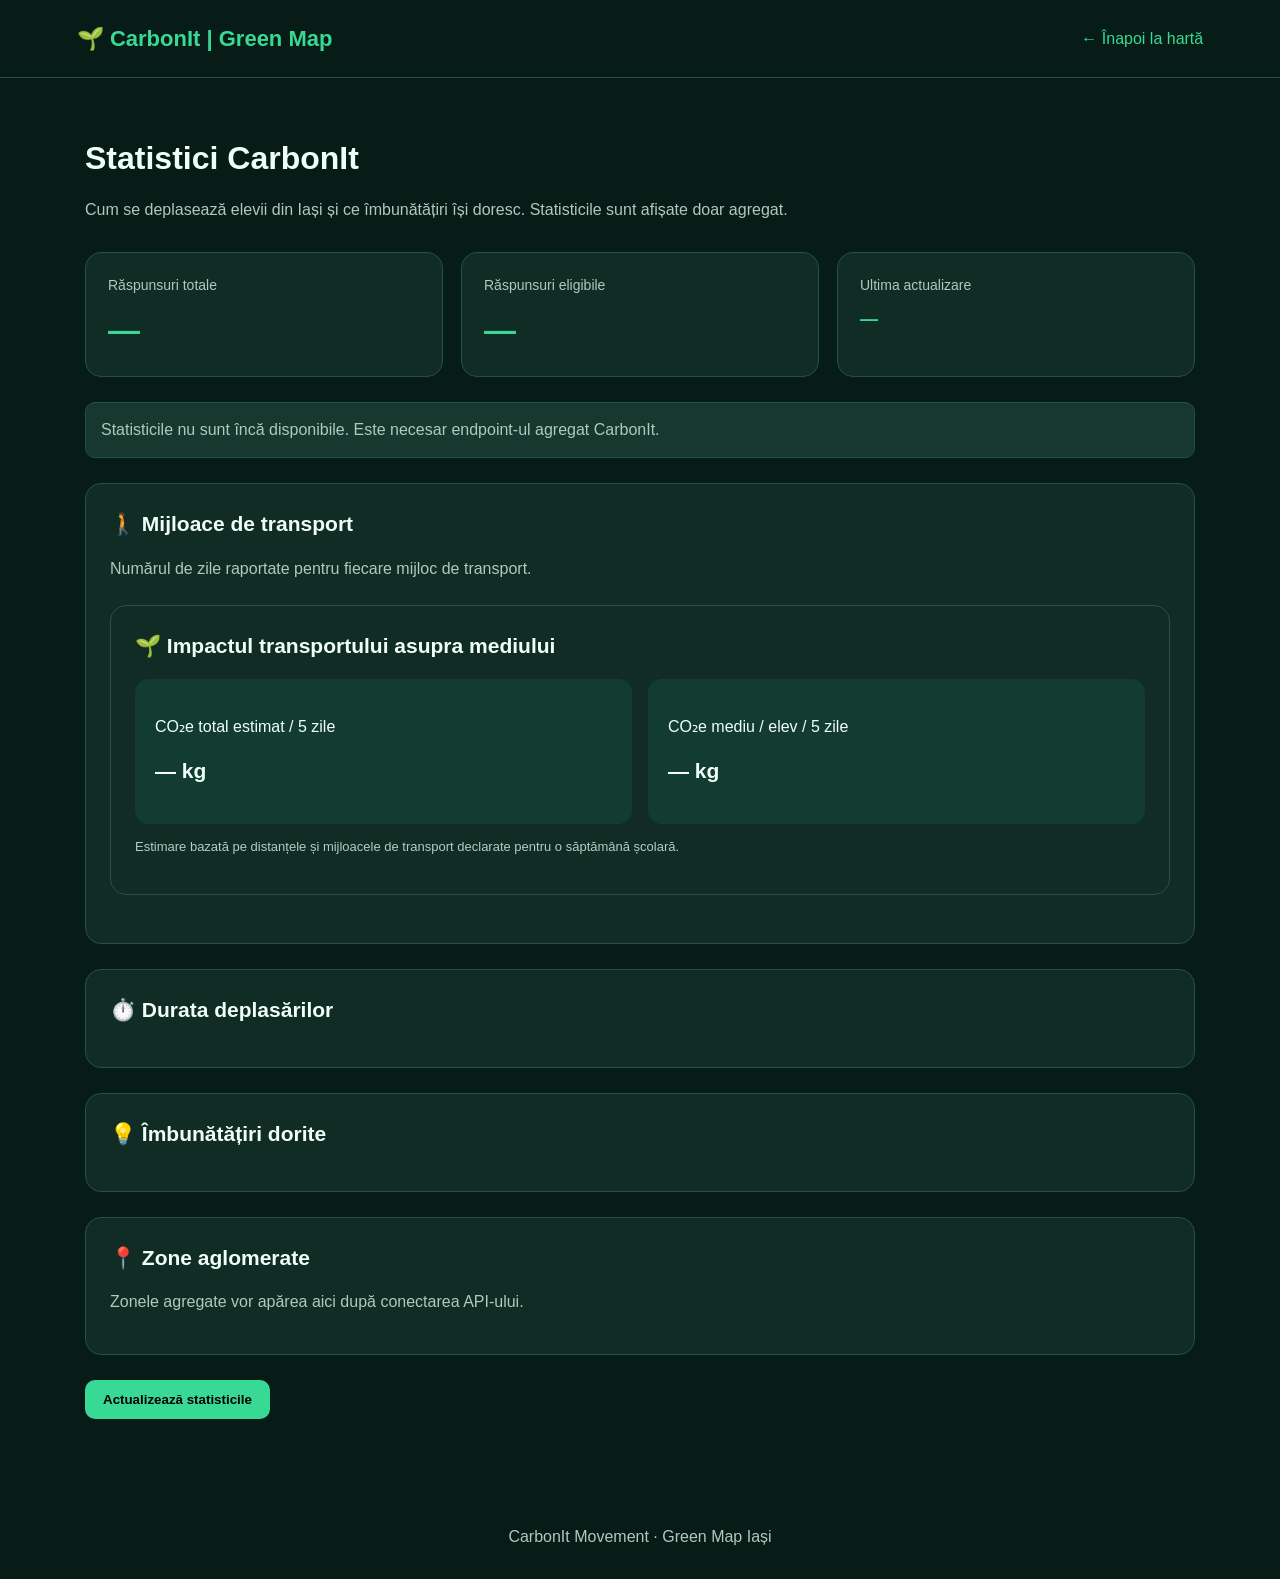
<file: statistici.html>
<!DOCTYPE html>
<html lang="ro">
<head>
  <meta charset="UTF-8">
  <meta name="viewport"
        content="width=device-width, initial-scale=1">
  <title>Statistici | CarbonIt Green Map</title>
  <style>
    :root {
      --bg: #071b17;
      --panel: #102c25;
      --border: #245143;
      --text: #effff6;
      --muted: #b0c9bd;
      --green: #38d995;
    }

    * { box-sizing: border-box; }

    body {
      margin: 0;
      background: var(--bg);
      color: var(--text);
      font-family: Arial, sans-serif;
      line-height: 1.5;
    }

    header {
      padding: 22px 6%;
      border-bottom: 1px solid var(--border);
      display: flex;
      align-items: center;
      justify-content: space-between;
      gap: 15px;
      flex-wrap: wrap;
    }

    .brand {
      font-size: 22px;
      font-weight: bold;
      color: var(--green);
    }

    a {
      color: var(--green);
      text-decoration: none;
    }

    main {
      max-width: 1150px;
      margin: auto;
      padding: 35px 20px 60px;
    }

    h1 { margin-bottom: 8px; }

    .intro {
      color: var(--muted);
      margin-bottom: 30px;
    }

    .cards {
      display: grid;
      grid-template-columns:
        repeat(auto-fit, minmax(220px, 1fr));
      gap: 18px;
      margin-bottom: 25px;
    }

    .card {
      background: var(--panel);
      border: 1px solid var(--border);
      border-radius: 16px;
      padding: 22px;
    }

    .label {
      color: var(--muted);
      font-size: 14px;
    }

    .value {
      font-size: 32px;
      font-weight: bold;
      color: var(--green);
      margin-top: 10px;
    }

    section {
      margin-top: 25px;
      background: var(--panel);
      border: 1px solid var(--border);
      border-radius: 16px;
      padding: 24px;
    }

    section h2 {
      margin-top: 0;
      font-size: 21px;
    }

    .chart-row {
      margin: 15px 0;
    }

    .chart-label {
      display: flex;
      justify-content: space-between;
      gap: 10px;
      margin-bottom: 6px;
      font-size: 14px;
    }

    .track {
      height: 13px;
      background: #25483d;
      border-radius: 20px;
      overflow: hidden;
    }

    .bar {
      height: 100%;
      width: 0;
      background: var(--green);
      border-radius: 20px;
      transition: width .4s;
    }

    .muted { color: var(--muted); }

    .notice {
      padding: 15px;
      background: #17382e;
      border: 1px solid var(--border);
      border-radius: 10px;
      color: var(--muted);
    }

    button {
      background: var(--green);
      border: none;
      border-radius: 10px;
      padding: 12px 18px;
      font-weight: bold;
      cursor: pointer;
    }

    footer {
      padding: 30px;
      text-align: center;
      color: var(--muted);
    }
  </style>
</head>

<body>
  <header>
    <div class="brand">🌱 CarbonIt | Green Map</div>
    <nav>
      <a href="./index.html">← Înapoi la hartă</a>
    </nav>
  </header>

  <main>
    <h1>Statistici CarbonIt</h1>

    <p class="intro">
      Cum se deplasează elevii din Iași și
      ce îmbunătățiri își doresc.
      Statisticile sunt afișate doar agregat.
    </p>

    <div class="cards">
      <div class="card">
        <div class="label">Răspunsuri totale</div>
        <div class="value" id="total">—</div>
      </div>

      <div class="card">
        <div class="label">Răspunsuri eligibile</div>
        <div class="value" id="students">—</div>
      </div>

      <div class="card">
        <div class="label">Ultima actualizare</div>
        <div class="value"
             id="updated"
             style="font-size:18px">—</div>
      </div>
    </div>

    <div class="notice" id="status">
      Se pregătește conectarea la API-ul
      agregat CarbonIt.
    </div>

    <section>
      <h2>🚶 Mijloace de transport</h2>
      <p class="muted">
        Numărul de zile raportate pentru fiecare
        mijloc de transport.
      </p>
      <section style="margin:24px 0;">
  <h2>🌱 Impactul transportului asupra mediului</h2>

  <div style="display:flex;gap:16px;flex-wrap:wrap;">
    <div style="flex:1;min-width:220px;padding:20px;
                background:#123c32;border-radius:14px;">
      <p>CO₂e total estimat / 5 zile</p>
      <h2 id="co2Total">— kg</h2>
    </div>

    <div style="flex:1;min-width:220px;padding:20px;
                background:#123c32;border-radius:14px;">
      <p>CO₂e mediu / elev / 5 zile</p>
      <h2 id="co2Average">— kg</h2>
    </div>
  </div>

  <p id="co2Note" style="opacity:.75;font-size:13px;">
    Estimare bazată pe distanțele și mijloacele de
    transport declarate pentru o săptămână școlară.
  </p>
</section>
      <div id="transportChart"></div>
    </section>

    <section>
      <h2>⏱️ Durata deplasărilor</h2>
      <div id="timeChart"></div>
    </section>

    <section>
      <h2>💡 Îmbunătățiri dorite</h2>
      <div id="helpChart"></div>
    </section>

    <section>
      <h2>📍 Zone aglomerate</h2>
      <div id="zones">
        <p class="muted">
          Zonele agregate vor apărea aici
          după conectarea API-ului.
        </p>
      </div>
    </section>

    <p style="margin-top:25px">
      <button id="refresh">
        Actualizează statisticile
      </button>
    </p>
  </main>

  <footer>
    CarbonIt Movement · Green Map Iași
  </footer>

  <script>
    'use strict';

    // Înlocuim această adresă când API-ul
    // agregat este disponibil.
    const API_URL =
      'https://carbonit.datastream.ro/api/public-summary';

    const labels = {
      foot: 'Mers pe jos',
      bike: 'Bicicletă',
      public: 'Transport public',
      car: 'Mașină',
      taxi: 'Taxi',
      other: 'Altele',
      sub15: 'Sub 15 minute',
      '15-20': '15–20 minute',
      '20-30': '20–30 minute',
      peste30: 'Peste 30 minute',
      rute: 'Rute mai bune',
      info: 'Informații despre transport',
      altceva: 'Alte îmbunătățiri'
    };

    function chart(id, data) {
      const root = document.getElementById(id);
      root.replaceChildren();

      const entries = Object.entries(data || {})
        .filter(([, value]) =>
          typeof value === 'number' &&
          Number.isFinite(value) &&
          value >= 0
        );

      const max = Math.max(
        1,
        ...entries.map(([, value]) => value)
      );

      if (!entries.length) {
        root.textContent = 'Nu există date disponibile.';
        return;
      }

      for (const [key, value] of entries) {
        const row = document.createElement('div');
        row.className = 'chart-row';

        const title = document.createElement('div');
        title.className = 'chart-label';

        const name = document.createElement('span');
        name.textContent = labels[key] || key;

        const count = document.createElement('strong');
        count.textContent = value;

        title.append(name, count);

        const track = document.createElement('div');
        track.className = 'track';

        const bar = document.createElement('div');
        bar.className = 'bar';
        bar.style.width =
          (value / max * 100) + '%';

        track.appendChild(bar);
        row.append(title, track);
        root.appendChild(row);
      }
    }

    function showZones(zones) {
      const root = document.getElementById('zones');
      root.replaceChildren();

      if (!Array.isArray(zones) || !zones.length) {
        root.textContent =
          'Nu există zone agregate disponibile.';
        return;
      }

      for (const zone of zones) {
        const item = document.createElement('p');
        item.className = 'muted';

        const name =
          typeof zone.name === 'string'
            ? zone.name
            : 'Zonă';

        const count =
          Number.isFinite(zone.responses)
            ? ' · ' + zone.responses + ' mențiuni'
            : '';

        item.textContent = name + count;
        root.appendChild(item);
      }
    }

    async function loadStats() {
      const status =
        document.getElementById('status');

      status.textContent =
        'Se încarcă statisticile...';

      try {
        const response = await fetch(API_URL, {
          cache: 'no-store',
          headers: {
            Accept: 'application/json'
          }
        });

        if (!response.ok) {
          throw new Error(
            'API indisponibil (' +
            response.status + ')'
          );
        }

        const data = await response.json();

        const co2 = data.co2;

const totalElement = document.getElementById('co2Total');
const averageElement = document.getElementById('co2Average');

function formatKg(value) {
  return typeof value === 'number' && Number.isFinite(value)
    ? value.toLocaleString('ro-RO', {
        maximumFractionDigits: 2
      }) + ' kg'
    : '— kg';
}

if (totalElement && averageElement) {
  totalElement.textContent = formatKg(co2?.totalKg5Days);
  averageElement.textContent = formatKg(co2?.averageKg5Days);
}

        if (
          data.ok !== true ||
          Array.isArray(data.responses) ||
          !data.transport ||
          !data.travelTime ||
          !data.help
        ) {
          throw new Error(
            'API-ul nu oferă formatul agregat necesar.'
          );
        }

        document.getElementById('total')
          .textContent =
          data.totalResponses ?? '—';

        document.getElementById('students')
          .textContent =
          data.studentResponses ?? '—';

        document.getElementById('updated')
          .textContent =
          data.updatedAt
            ? new Date(data.updatedAt)
                .toLocaleString('ro-RO')
            : '—';

        chart('transportChart', data.transport);
        chart('timeChart', data.travelTime);
        chart('helpChart', data.help);

        showZones(data.zones);

        status.textContent =
          'Statistici actualizate automat din CarbonIt.';
      } catch (error) {
        console.error(error);

        status.textContent =
          'Statisticile nu sunt încă disponibile. ' +
          'Este necesar endpoint-ul agregat CarbonIt.';
      }
    }

    document.getElementById('refresh')
      .addEventListener('click', loadStats);

    loadStats();

    // Reîmprospătare la fiecare 5 minute.
    setInterval(loadStats, 5 * 60 * 1000);
  </script>
</body>
</html>
</file>
